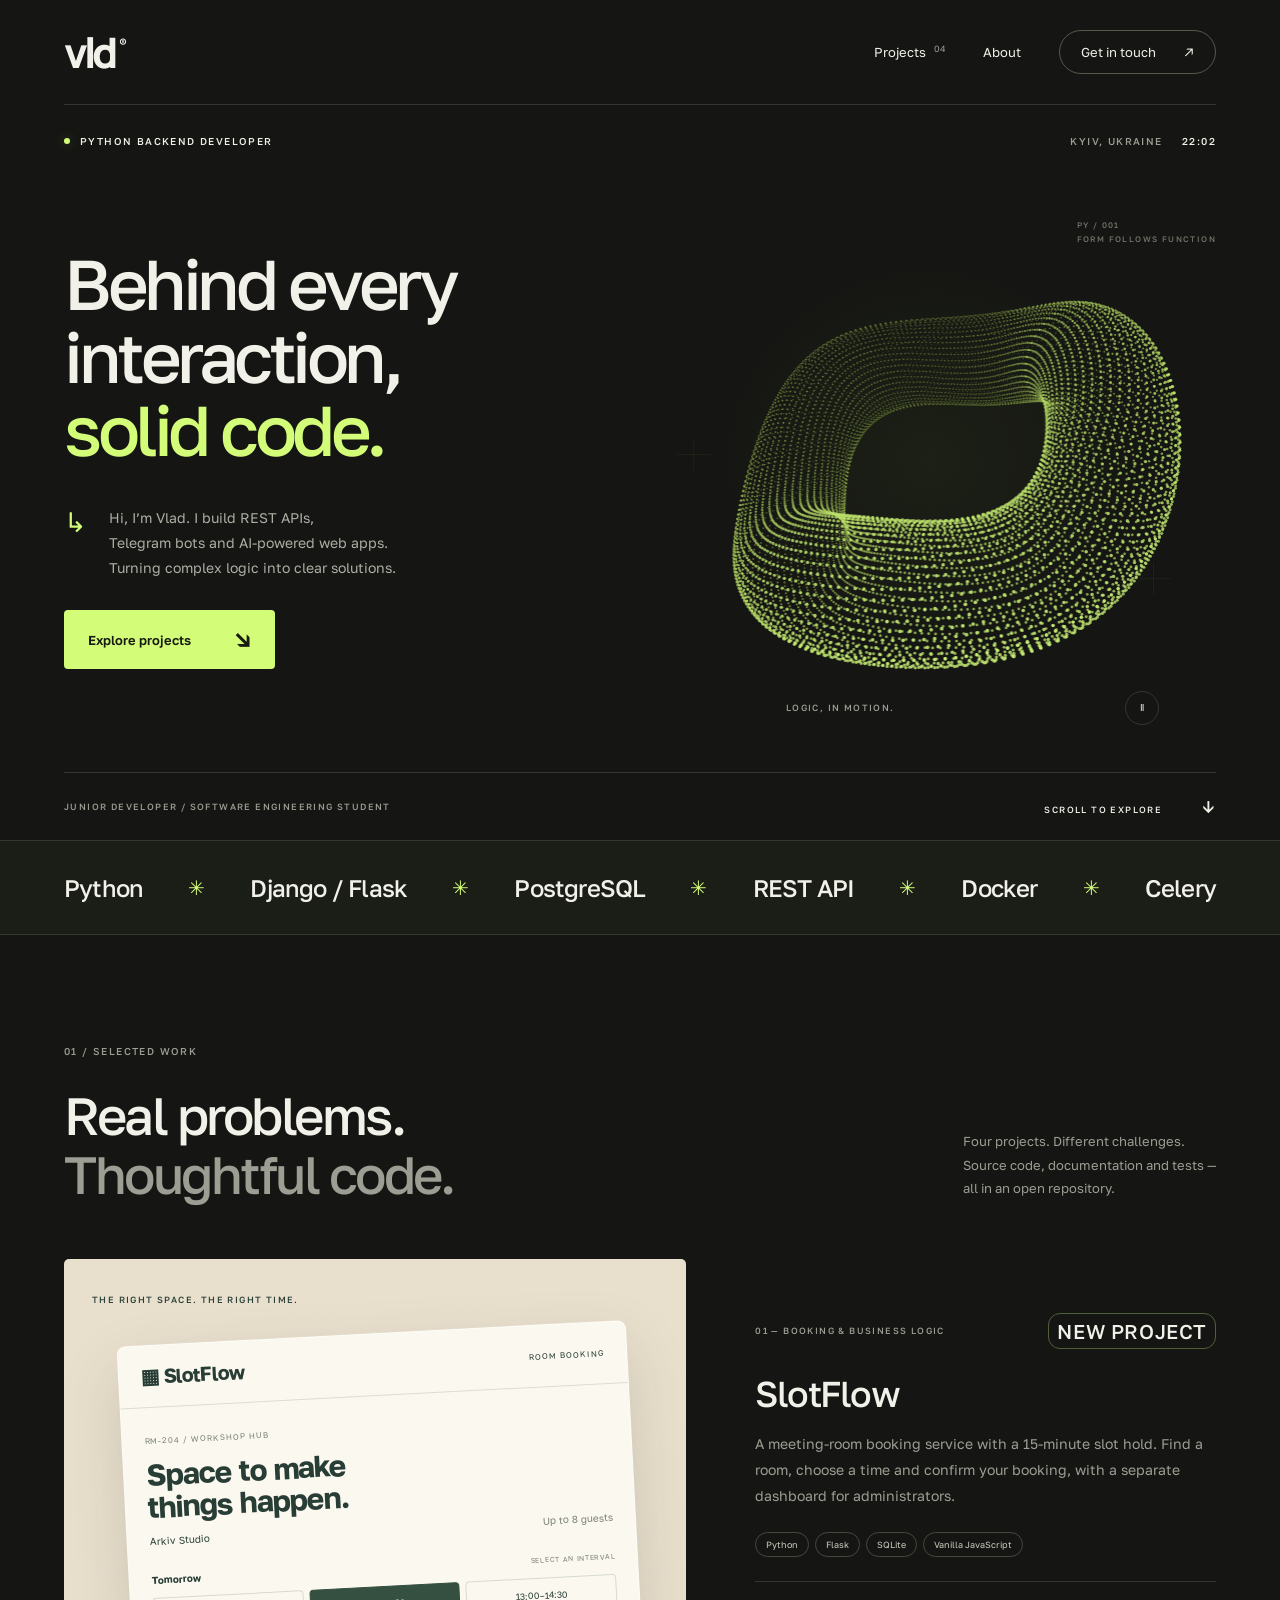
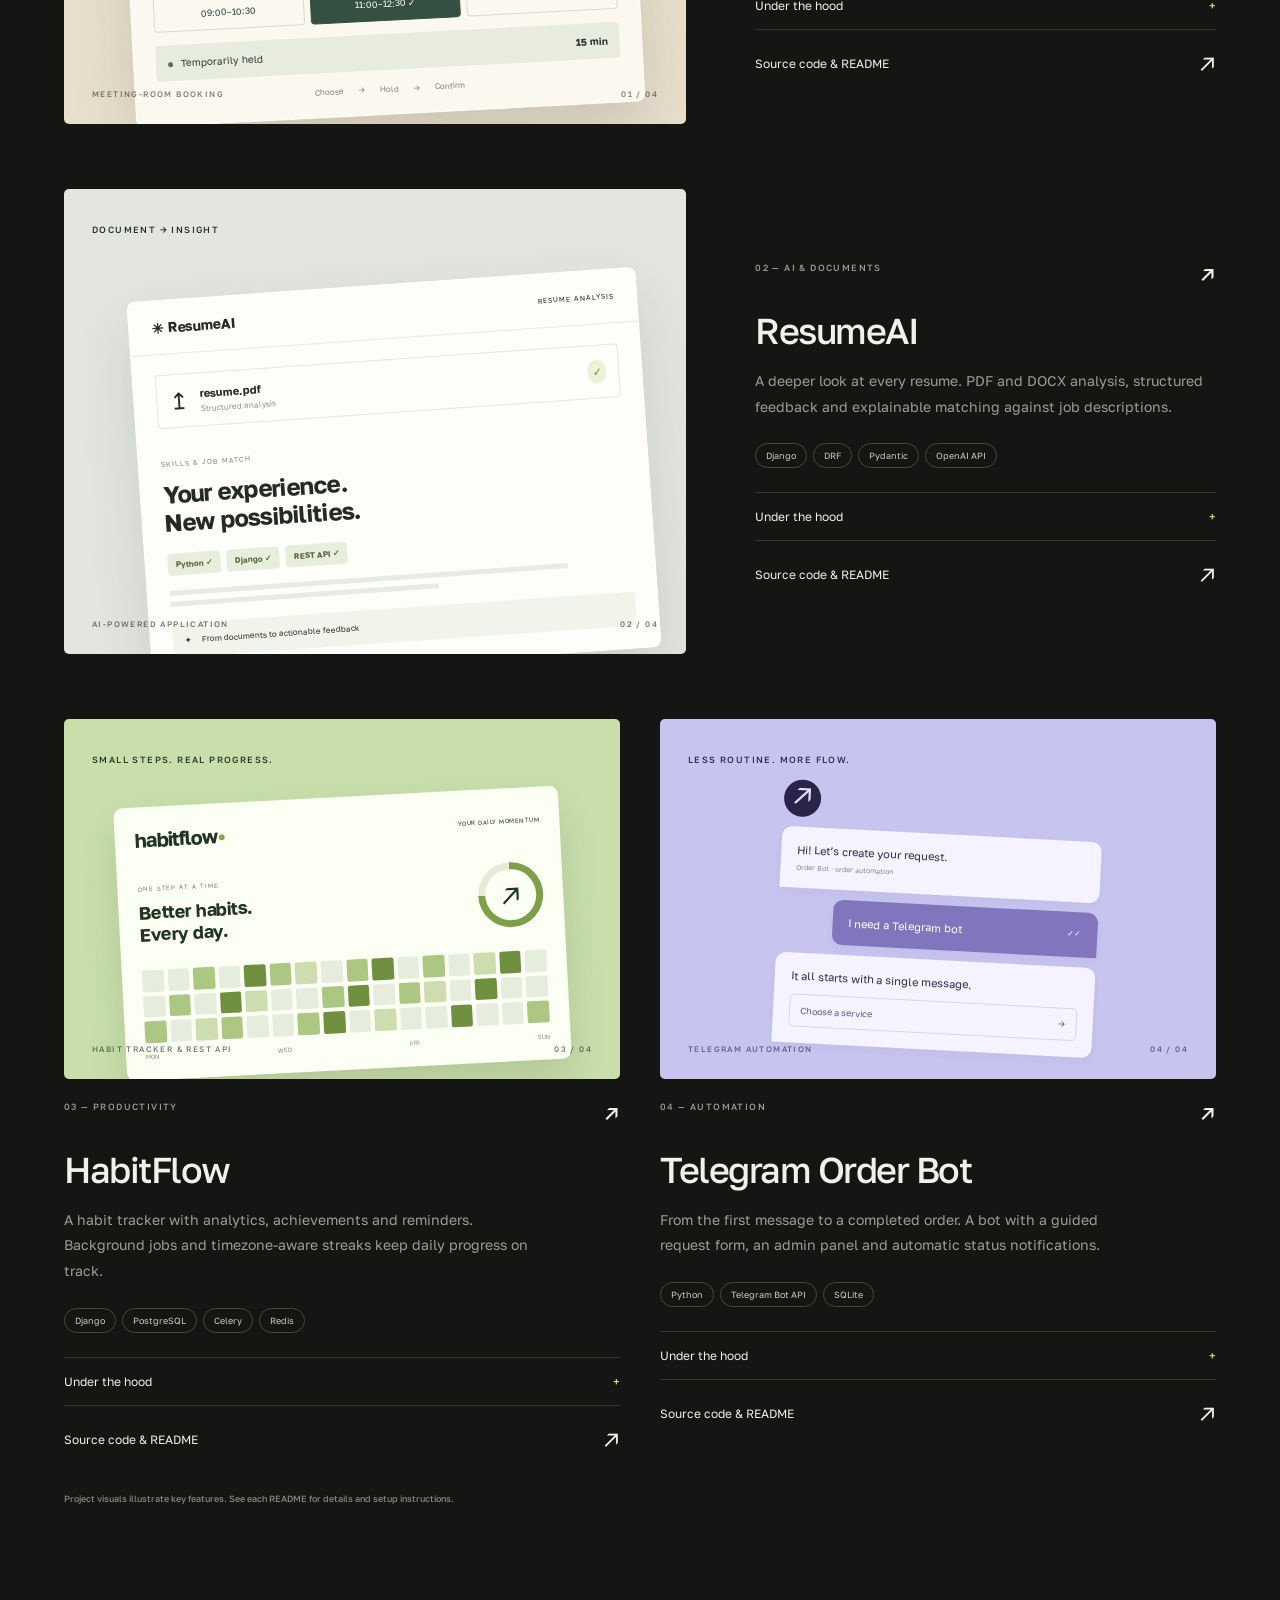
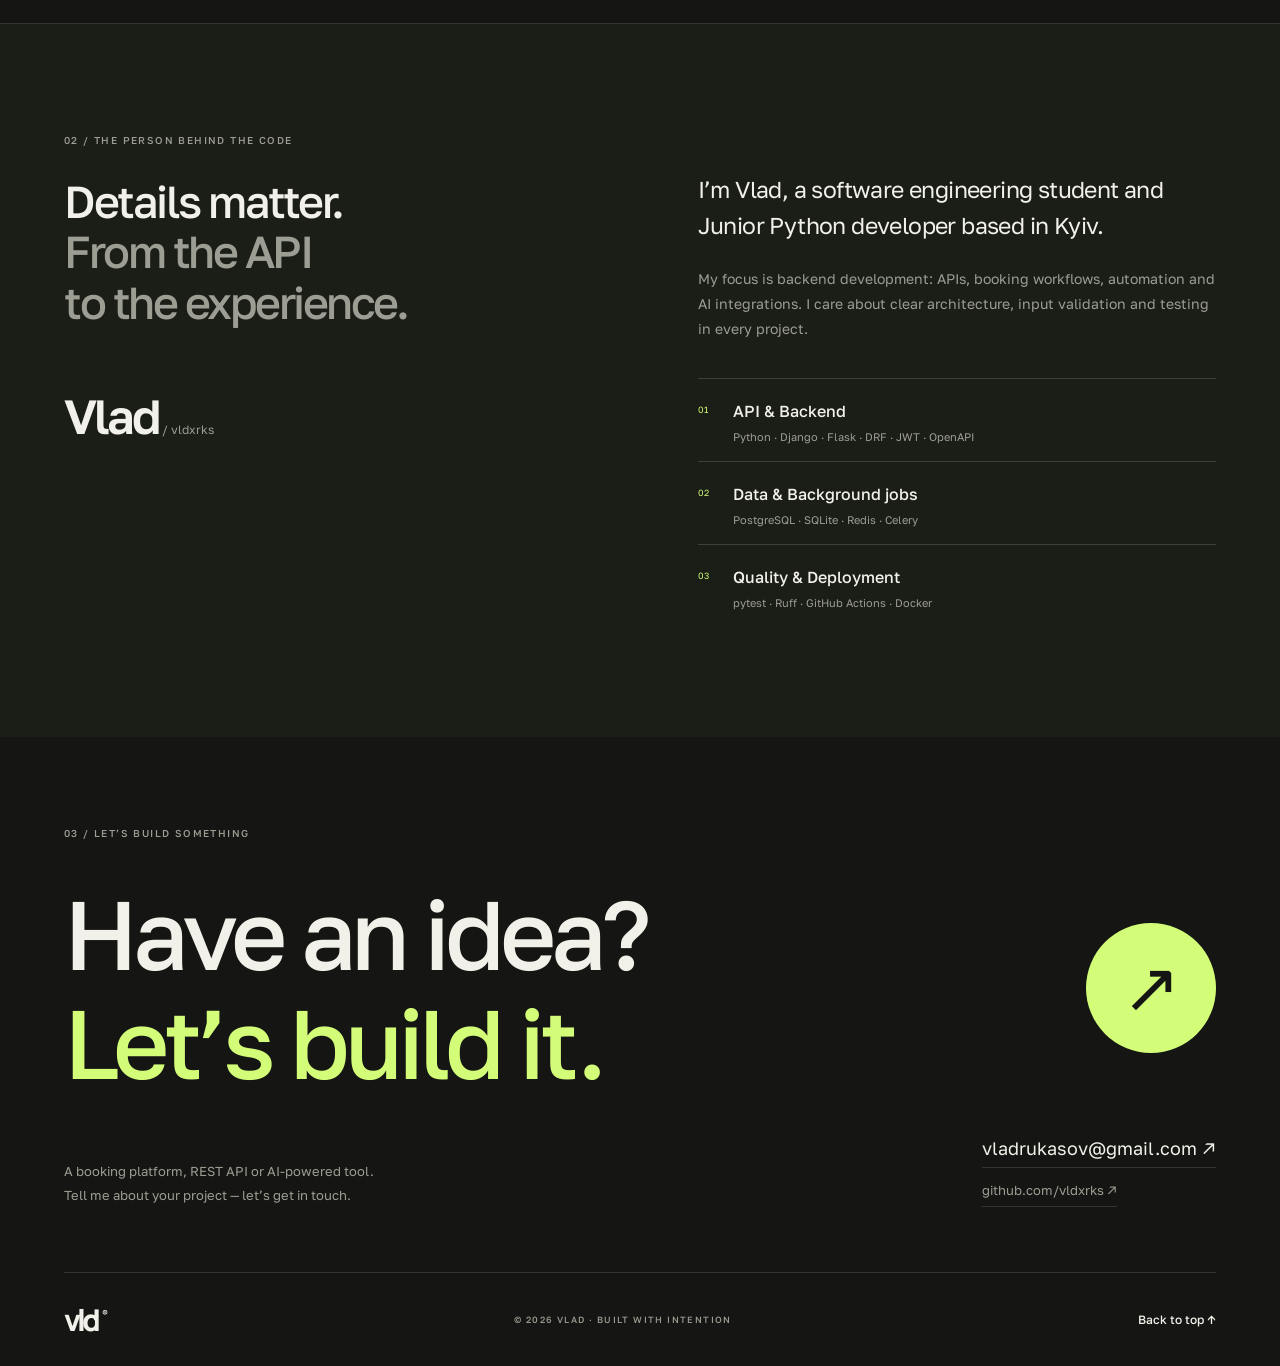
<file: index.html>
<!doctype html>
<html lang="en">
<head><meta charset="utf-8"><meta name="viewport" content="width=device-width,initial-scale=1"><meta name="theme-color" content="#151613"><meta name="description" content="Vlad — Junior Python Backend Developer based in Kyiv. REST APIs, Telegram bots and AI-powered web apps. Explore SlotFlow, ResumeAI, HabitFlow and Telegram Order Bot."><title>Vlad — Python Backend Developer</title><link rel="icon" href="data:image/svg+xml,%3Csvg xmlns='http://www.w3.org/2000/svg' viewBox='0 0 100 100'%3E%3Crect width='100' height='100' rx='20' fill='%23ccff66'/%3E%3Ctext x='20' y='73' font-size='72' font-family='Arial' fill='%23151613'%3Ev%3C/text%3E%3C/svg%3E"><link rel="stylesheet" href="style.css"></head>
<body><a class="skip" href="#projects">Skip to projects</a><header class="header"><a class="logo" href="#top" aria-label="Vlad, back to top">vld<span>®</span></a><nav aria-label="Main navigation"><a href="#projects">Projects <sup>04</sup></a><a href="#about">About</a><a href="#contact" class="nav-contact">Get in touch <span>↗</span></a></nav></header>
<main><section class="hero" id="top"><div class="hero-top"><span class="eyebrow"><i></i> PYTHON BACKEND DEVELOPER</span><span class="location">KYIV, UKRAINE <span id="clock"></span></span></div><div class="hero-body"><div class="hero-copy"><h1>Behind every<br>interaction,<br><em>solid code.</em></h1><div class="intro"><span class="intro-mark">↳</span><p>Hi, I’m Vlad. I build REST APIs,<br class="desktop"> Telegram bots and AI-powered web apps.<br class="desktop"> Turning complex logic into clear solutions.</p></div><a class="primary" href="#projects">Explore projects <span>↘</span></a></div><div class="art"><canvas id="sculpture" aria-label="Interactive three-dimensional particle sculpture" role="img"></canvas><div class="art-caption"><span>LOGIC, IN MOTION.</span><button id="motion" aria-pressed="false" aria-label="Pause animation">Ⅱ</button></div><span class="art-coordinate">PY / 001<br>FORM FOLLOWS FUNCTION</span></div></div><div class="hero-bottom"><span>JUNIOR DEVELOPER / SOFTWARE ENGINEERING STUDENT</span><a href="#projects">SCROLL TO EXPLORE <span>↓</span></a></div></section>
<div class="tech-strip" aria-label="Core technologies"><span>Python</span><b>✳</b><span>Django / Flask</span><b>✳</b><span>PostgreSQL</span><b>✳</b><span>REST API</span><b>✳</b><span>Docker</span><b>✳</b><span>Celery</span></div>
<section id="projects" class="projects section"><div class="section-heading"><div><span class="eyebrow">01 / SELECTED WORK</span><h2>Real problems.<br><span class="muted">Thoughtful code.</span></h2></div><p>Four projects. Different challenges.<br>Source code, documentation and tests —<br>all in an open repository.</p></div>
<article class="project featured slotflow-project" id="slotflow"><div class="project-art slotflow-art" aria-label="Illustrative SlotFlow booking interface"><span class="visual-label">THE RIGHT SPACE. THE RIGHT TIME.</span><div class="slotflow-window"><div class="slotflow-top"><b>▦ SlotFlow</b><span>ROOM BOOKING</span></div><div class="slotflow-room"><span>RM-204 / WORKSHOP HUB</span><h3>Space to make<br>things happen.</h3><p>Arkiv Studio <span>Up to 8 guests</span></p></div><div class="slotflow-schedule"><div class="slotflow-day"><b>Tomorrow</b><span>SELECT AN INTERVAL</span></div><div class="slotflow-times"><span>09:00–10:30</span><span class="selected">11:00–12:30 ✓</span><span>13:00–14:30</span></div><div class="slotflow-hold"><span><i></i> Temporarily held</span><b>15 min</b></div><div class="slotflow-flow"><span>Choose</span><b>→</b><span>Hold</span><b>→</b><span>Confirm</span></div></div></div><span class="visual-foot">MEETING-ROOM BOOKING <span>01 / 04</span></span></div><div class="project-info"><div class="project-overline"><span>01 — BOOKING & BUSINESS LOGIC</span><span class="new-project">NEW PROJECT</span></div><h3>SlotFlow</h3><p>A meeting-room booking service with a 15-minute slot hold. Find a room, choose a time and confirm your booking, with a separate dashboard for administrators.</p><ul class="tags"><li>Python</li><li>Flask</li><li>SQLite</li><li>Vanilla JavaScript</li></ul><details><summary>Under the hood <span>+</span></summary><p>A partial unique database index prevents duplicate active bookings for the same room, date and fixed slot. Expired holds are released during booking and availability requests. Includes session authentication, owner checks, admin-only endpoints and smoke tests for the main booking flow.</p><p>Built as a focused prototype with fixed time slots. Pricing is calculated per booking; payments and email notifications are not implemented.</p></details><a class="text-link" href="https://github.com/vldxrks/portfolio/tree/main/slotflow" target="_blank" rel="noopener noreferrer">Source code & README <span>↗</span></a></div></article>
<article class="project featured"><div class="project-art resume-art" aria-label="Illustrative resume analysis interface"><span class="visual-label">DOCUMENT → INSIGHT</span><div class="resume-window"><div class="window-head"><b>✳ ResumeAI</b><span>RESUME ANALYSIS</span></div><div class="file-line"><span class="file-icon">↥</span><div><b>resume.pdf</b><small>Structured analysis</small></div><span class="check">✓</span></div><div class="analysis-content"><span>SKILLS & JOB MATCH</span><h3>Your experience.<br>New possibilities.</h3><div class="skill-chips"><b>Python ✓</b><b>Django ✓</b><b>REST API ✓</b></div><div class="fake-line"></div><div class="fake-line short"></div><div class="analysis-note"><span>✦</span> From documents to actionable feedback</div></div></div><span class="visual-foot">AI-POWERED APPLICATION <span>02 / 04</span></span></div><div class="project-info"><div class="project-overline"><span>02 — AI & DOCUMENTS</span><span>↗</span></div><h3>ResumeAI</h3><p>A deeper look at every resume. PDF and DOCX analysis, structured feedback and explainable matching against job descriptions.</p><ul class="tags"><li>Django</li><li>DRF</li><li>Pydantic</li><li>OpenAI API</li></ul><details><summary>Under the hood <span>+</span></summary><p>Private file storage, Pydantic validation of AI responses and interchangeable analysis providers. Skill matching runs in Python. Includes a JWT-secured API, analysis history and JSON export.</p></details><a class="text-link" href="https://github.com/vldxrks/portfolio/tree/main/resumeai" target="_blank" rel="noopener noreferrer">Source code & README <span>↗</span></a></div></article>
<div class="project-grid"><article class="project"><div class="project-art habit-art"><span class="visual-label">SMALL STEPS. REAL PROGRESS.</span><div class="habit-demo"><div class="habit-title"><b>habitflow<span>•</span></b><span>YOUR DAILY MOMENTUM</span></div><div class="habit-main"><div><small>ONE STEP AT A TIME</small><h3>Better habits.<br>Every day.</h3></div><div class="progress-ring"><span>↗</span></div></div><div class="heatmap" id="heatmap" aria-hidden="true"></div><div class="habit-footer"><span>MON</span><span>WED</span><span>FRI</span><span>SUN</span></div></div><span class="visual-foot">HABIT TRACKER & REST API <span>03 / 04</span></span></div><div class="project-info"><div class="project-overline"><span>03 — PRODUCTIVITY</span><span>↗</span></div><h3>HabitFlow</h3><p>A habit tracker with analytics, achievements and reminders. Background jobs and timezone-aware streaks keep daily progress on track.</p><ul class="tags"><li>Django</li><li>PostgreSQL</li><li>Celery</li><li>Redis</li></ul><details><summary>Under the hood <span>+</span></summary><p>A modular monolith with business logic in the service layer. JWT authentication, a REST API, Celery reminders, Docker Compose and CI with GitHub Actions.</p></details><a class="text-link" href="https://github.com/vldxrks/portfolio/tree/main/habitflow-v5" target="_blank" rel="noopener noreferrer">Source code & README <span>↗</span></a></div></article>
<article class="project"><div class="project-art bot-art"><span class="visual-label">LESS ROUTINE. MORE FLOW.</span><div class="bot-demo"><div class="bot-avatar">↗</div><div class="chat-bubble">Hi! Let’s create your request.<small>Order Bot · order automation</small></div><div class="chat-bubble right">I need a Telegram bot <span>✓✓</span></div><div class="chat-bubble">It all starts with a single message.<div class="chat-button">Choose a service <span>→</span></div></div></div><span class="visual-foot">TELEGRAM AUTOMATION <span>04 / 04</span></span></div><div class="project-info"><div class="project-overline"><span>04 — AUTOMATION</span><span>↗</span></div><h3>Telegram Order Bot</h3><p>From the first message to a completed order. A bot with a guided request form, an admin panel and automatic status notifications.</p><ul class="tags"><li>Python</li><li>Telegram Bot API</li><li>SQLite</li></ul><details><summary>Under the hood <span>+</span></summary><p>Inline keyboards, order filtering, multiple administrators, CSV export and spam protection. The data layer is covered by pytest tests.</p></details><a class="text-link" href="https://github.com/vldxrks/portfolio/tree/main/03-telegram-order-bot-pro" target="_blank" rel="noopener noreferrer">Source code & README <span>↗</span></a></div></article></div><p class="mockup-note">Project visuals illustrate key features. See each README for details and setup instructions.</p></section>
<section class="about section" id="about"><div class="about-title"><span class="eyebrow">02 / THE PERSON BEHIND THE CODE</span><h2>Details matter.<br><span>From the API<br>to the experience.</span></h2><div class="signature">Vlad<span> / vldxrks</span></div></div><div class="about-copy"><p class="lead">I’m Vlad, a software engineering student and Junior Python developer based in Kyiv.</p><p>My focus is backend development: APIs, booking workflows, automation and AI integrations. I care about clear architecture, input validation and testing in every project.</p><div class="expertise"><div><span>01</span><h3>API & Backend</h3><p>Python · Django · Flask · DRF · JWT · OpenAPI</p></div><div><span>02</span><h3>Data & Background jobs</h3><p>PostgreSQL · SQLite · Redis · Celery</p></div><div><span>03</span><h3>Quality & Deployment</h3><p>pytest · Ruff · GitHub Actions · Docker</p></div></div></div></section>
<section class="contact section" id="contact"><span class="eyebrow">03 / LET’S BUILD SOMETHING</span><div class="contact-main"><h2>Have an idea?<br><em>Let’s build it.</em></h2><a class="contact-circle" href="mailto:vladrukasov@gmail.com" aria-label="Email Vlad at vladrukasov@gmail.com">↗</a></div><div class="contact-bottom"><p>A booking platform, REST API or AI-powered tool.<br>Tell me about your project — let’s get in touch.</p><div style="display:flex;flex-direction:column;align-items:flex-start;gap:14px;max-width:100%"><a href="mailto:vladrukasov@gmail.com" style="overflow-wrap:anywhere">vladrukasov@gmail.com ↗</a><a href="https://github.com/vldxrks" target="_blank" rel="noopener noreferrer" style="font-size:13px;color:var(--muted)">github.com/vldxrks ↗</a></div></div></section></main>
<footer><a class="logo" href="#top">vld<span>®</span></a><span>© <span id="year">2026</span> VLAD · BUILT WITH INTENTION</span><a href="#top">Back to top ↑</a></footer><script src="app.js"></script></body></html>
</file>
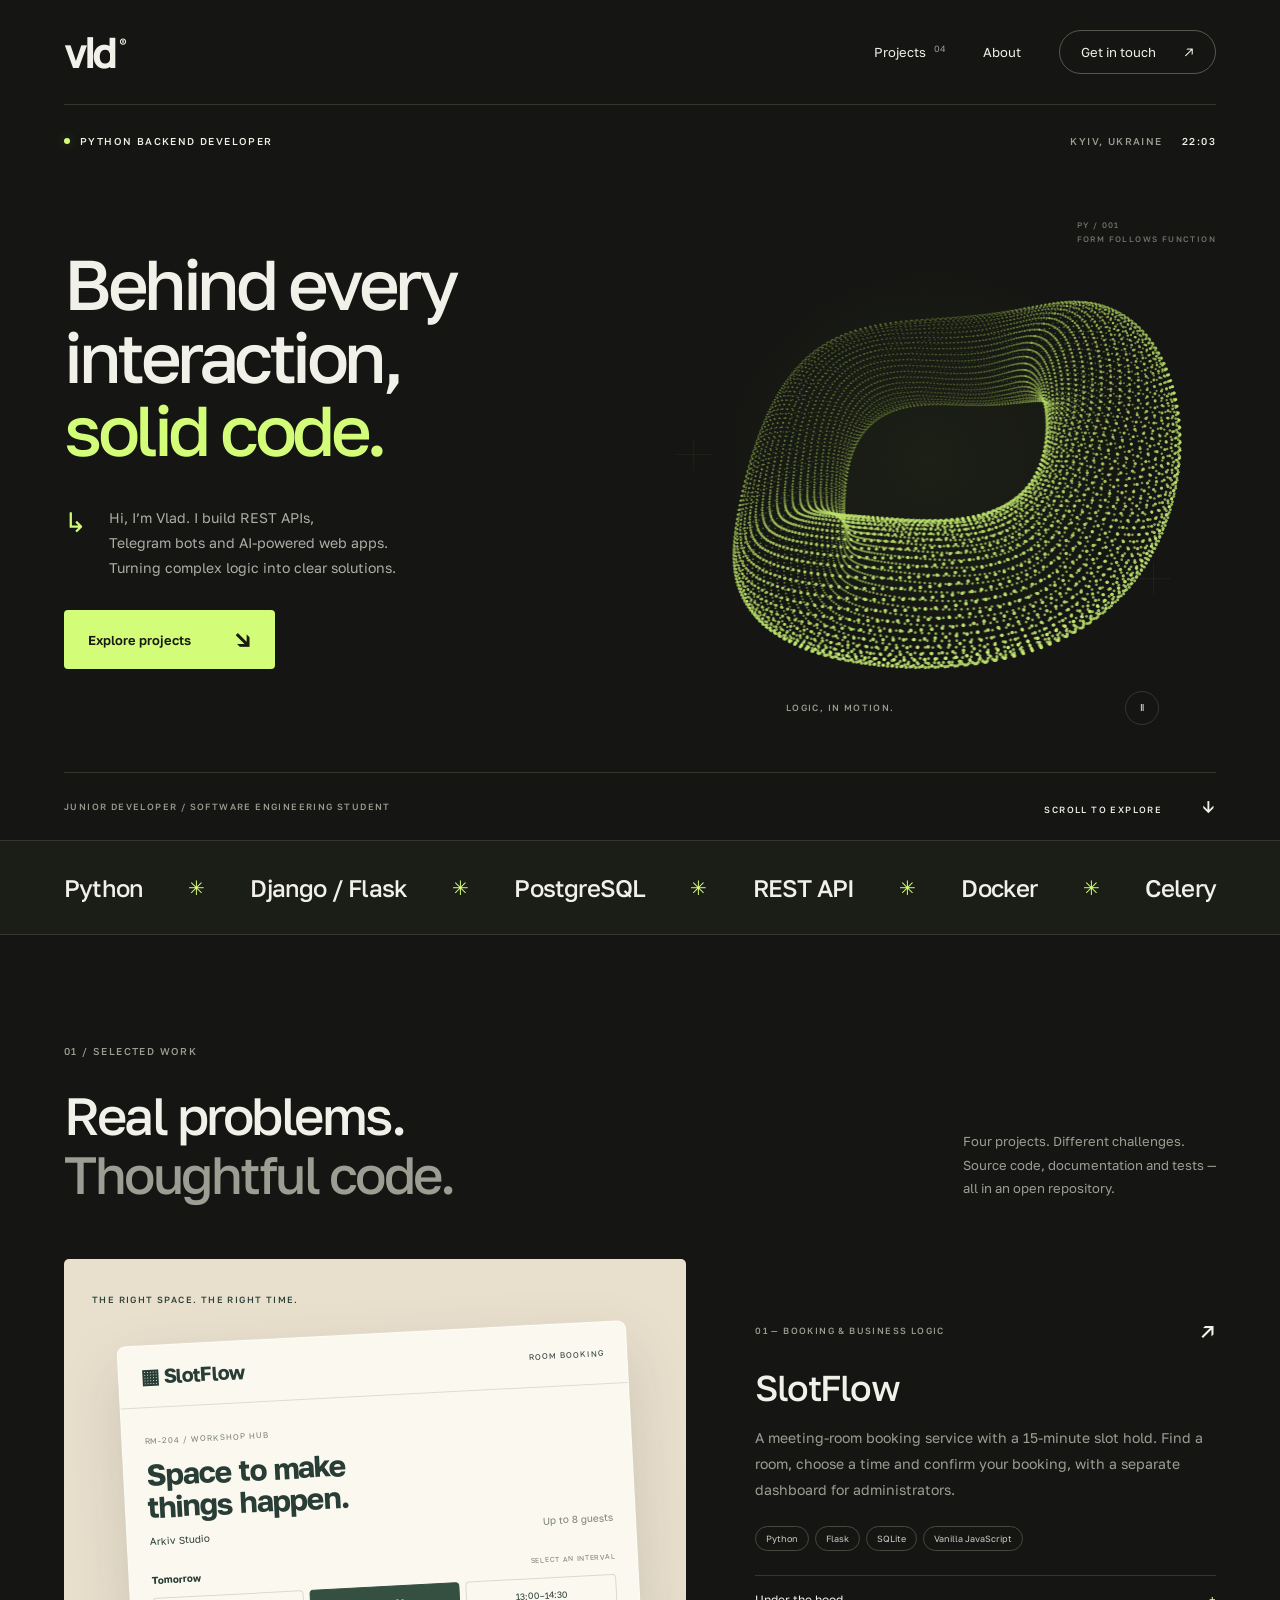
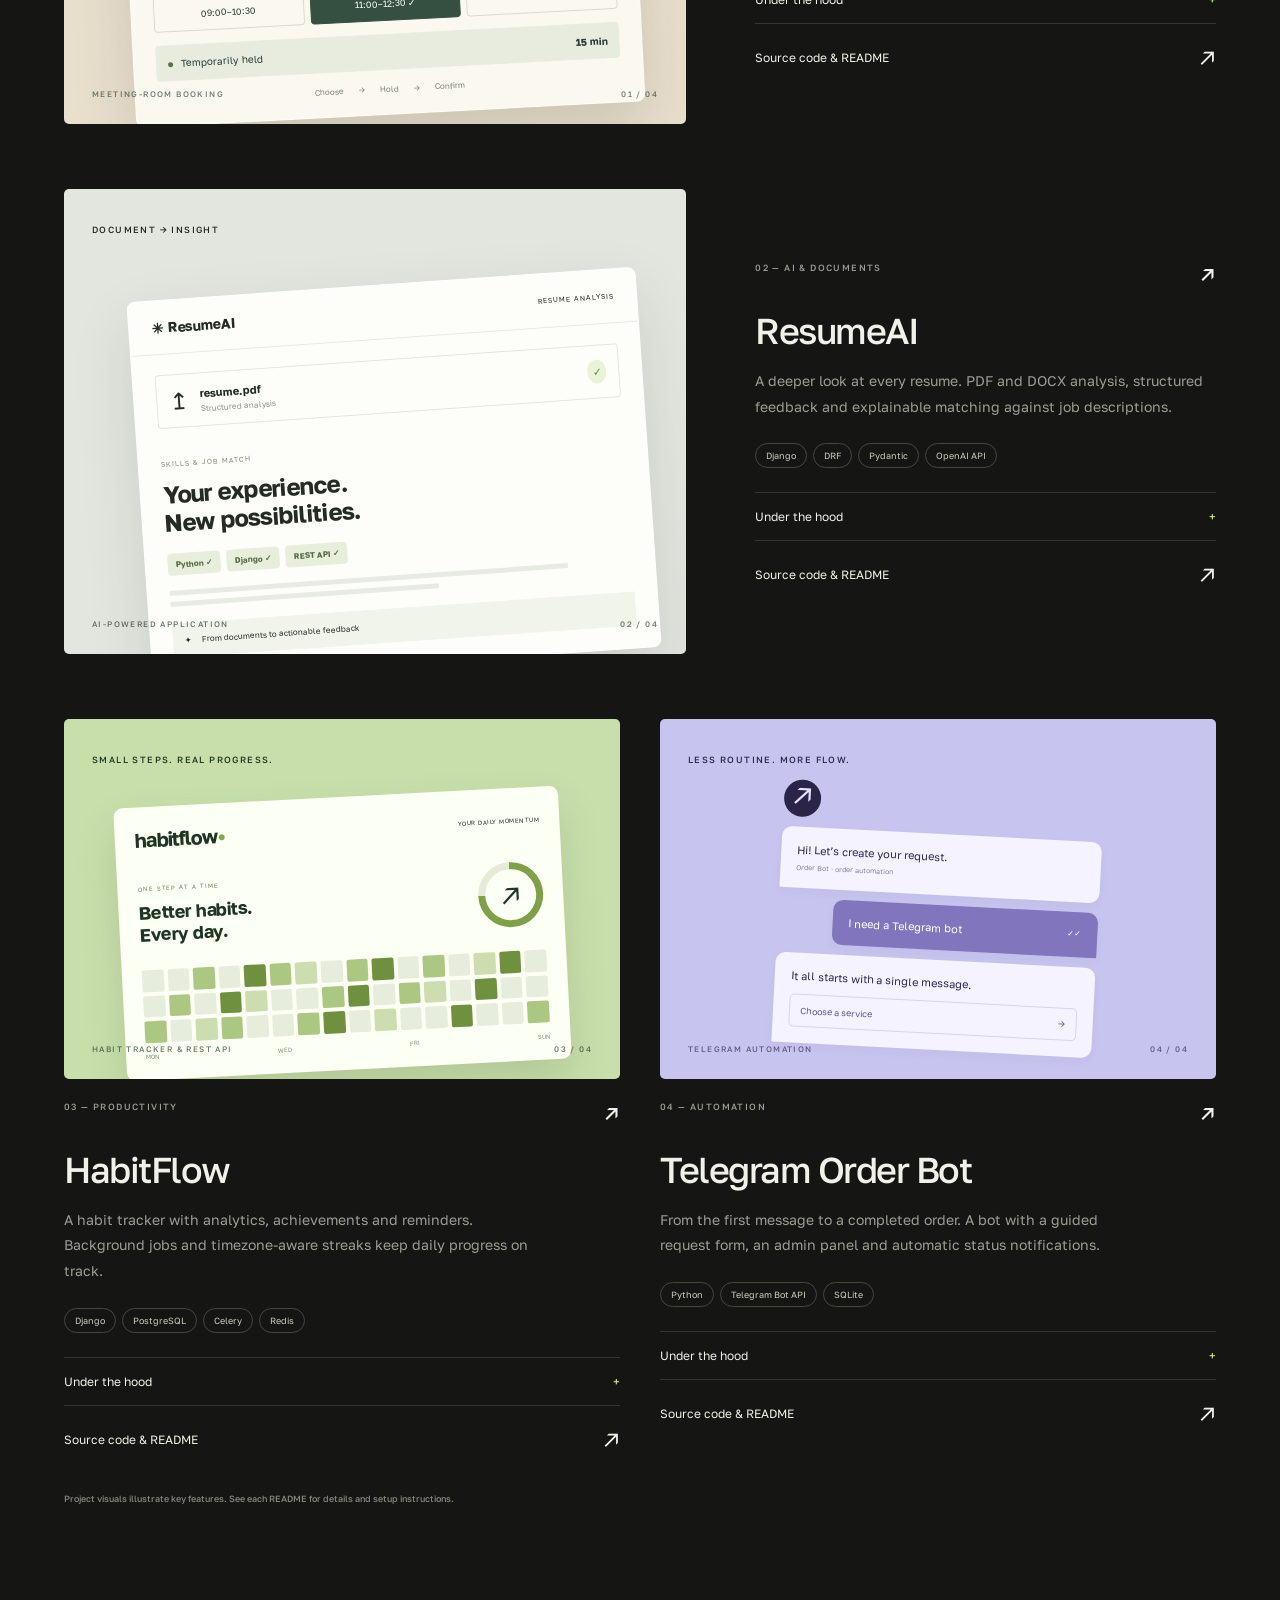
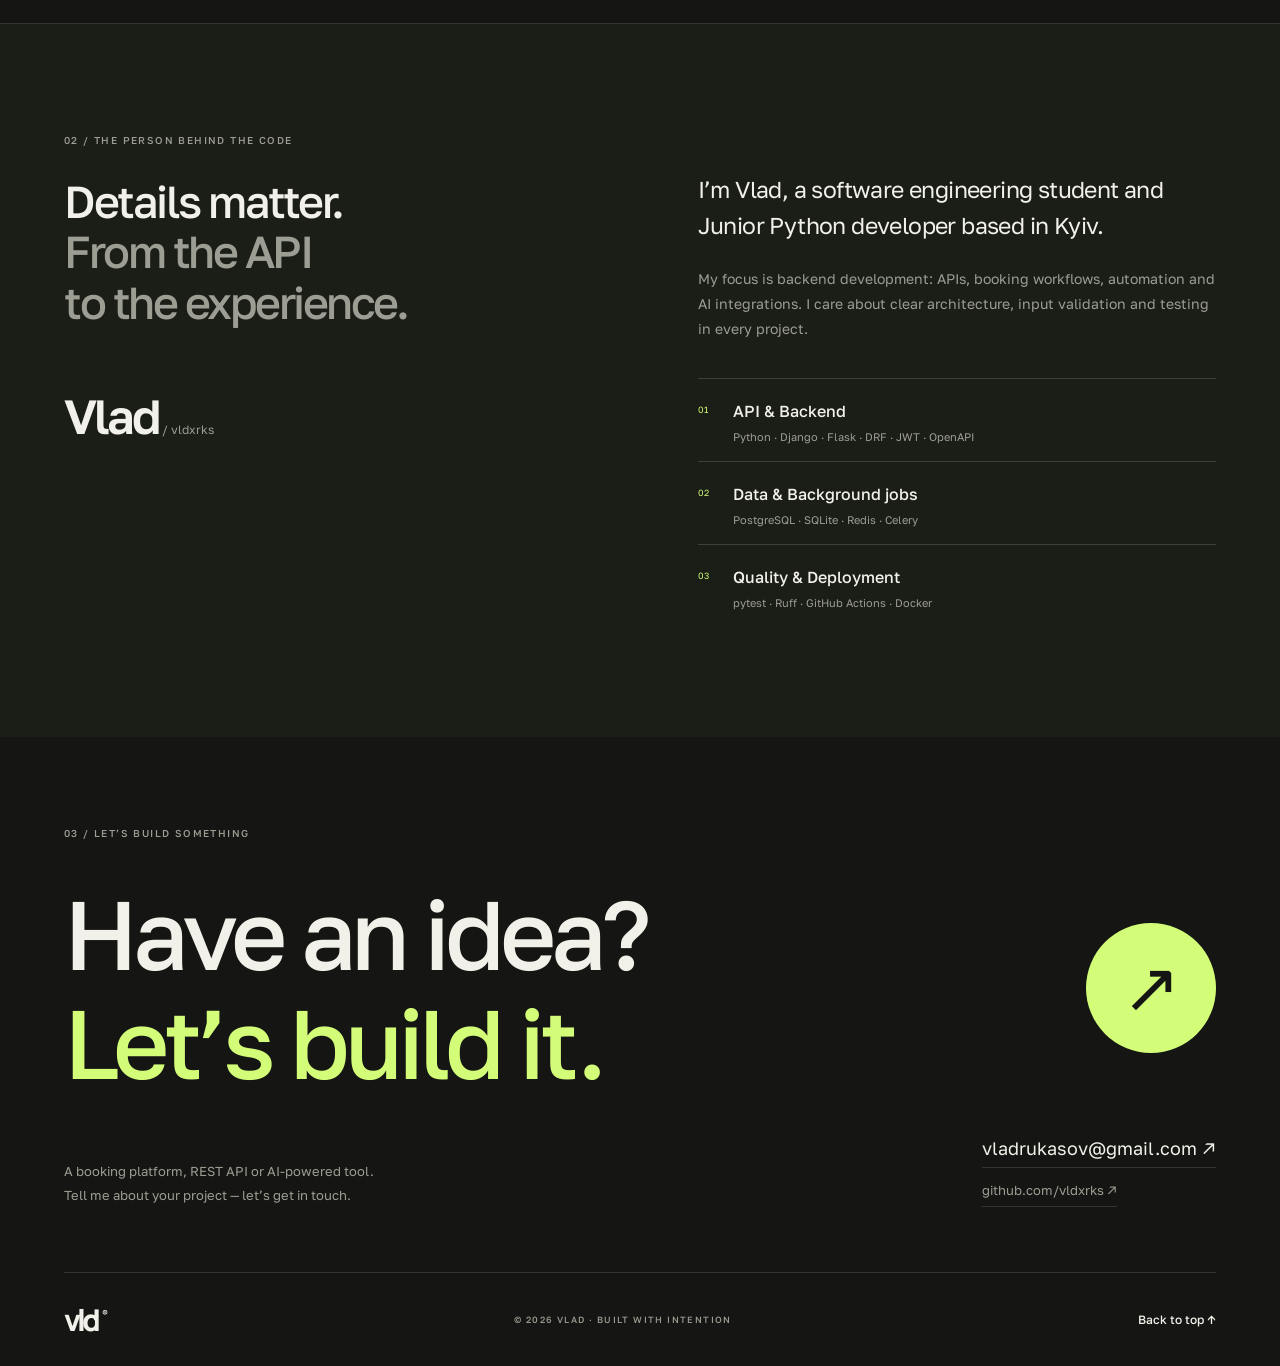
<file: index (1).html>
<!doctype html>
<html lang="en">
<head><meta charset="utf-8"><meta name="viewport" content="width=device-width,initial-scale=1"><meta name="theme-color" content="#151613"><meta name="description" content="Vlad — Junior Python Backend Developer based in Kyiv. REST APIs, Telegram bots and AI-powered web apps. Explore SlotFlow, ResumeAI, HabitFlow and Telegram Order Bot."><title>Vlad — Python Backend Developer</title><link rel="icon" href="data:image/svg+xml,%3Csvg xmlns='http://www.w3.org/2000/svg' viewBox='0 0 100 100'%3E%3Crect width='100' height='100' rx='20' fill='%23ccff66'/%3E%3Ctext x='20' y='73' font-size='72' font-family='Arial' fill='%23151613'%3Ev%3C/text%3E%3C/svg%3E"><link rel="stylesheet" href="style.css?v=20261011-slotflow-fix"><style id="slotflow-card-styles">
/* SlotFlow project illustration */
.slotflow-art{background:#e9dfcd;color:#273d35}.slotflow-window{position:absolute;left:10%;top:74px;width:82%;background:#fbf8ef;border:1px solid #fff8;border-radius:9px;box-shadow:0 26px 60px #3b43382b;transform:rotate(-3deg);transition:transform .6s}.slotflow-art:hover .slotflow-window{transform:rotate(0) translateY(-4px)}.slotflow-top{display:flex;align-items:center;justify-content:space-between;padding:18px 22px;border-bottom:1px solid #dcded2}.slotflow-top>b{font-size:20px;letter-spacing:-.8px}.slotflow-top>span,.slotflow-room>span{font-size:8px;letter-spacing:1px}.slotflow-room{padding:20px 22px 12px}.slotflow-room>span{color:#7b8373}.slotflow-room h3{font-size:30px;line-height:1.05;letter-spacing:-1px;margin:12px 0}.slotflow-room p{display:flex;justify-content:space-between;font-size:10px;margin:12px 0 0}.slotflow-room p span{color:#7b8373}.slotflow-schedule{padding:15px 22px 20px}.slotflow-day{display:flex;justify-content:space-between;align-items:center;margin-bottom:12px;font-size:10px}.slotflow-day>span{font-size:7px;letter-spacing:.7px;color:#7b8373}.slotflow-times{display:grid;grid-template-columns:repeat(3,minmax(0,1fr));gap:6px}.slotflow-times>span{text-align:center;border:1px solid #d6dccd;padding:11px 2px;border-radius:4px;font-size:9px;white-space:nowrap}.slotflow-times .selected{background:#354f40;border-color:#354f40;color:#fff}.slotflow-hold{display:flex;justify-content:space-between;align-items:center;margin-top:13px;padding:12px;background:#e8ecdf;font-size:10px;border-radius:4px}.slotflow-hold i{display:inline-block;width:5px;height:5px;border-radius:50%;background:#58704a;margin-right:5px}.slotflow-flow{display:flex;gap:15px;justify-content:center;align-items:center;font-size:8px;color:#7b8373;margin-top:14px}.slotflow-flow b{font-weight:400}.project-overline>.new-project{font-size:8px;color:var(--lime);border:1px solid #52603a;border-radius:12px;padding:5px 8px;letter-spacing:.6px}.slotflow-project .project-overline{align-items:center}@media(max-width:1000px){.slotflow-window{top:57px;left:7%;width:89%}.slotflow-room h3{font-size:26px}.slotflow-top,.slotflow-room,.slotflow-schedule{padding-left:16px;padding-right:16px}.slotflow-times>span{font-size:8px;padding:10px 1px}}@media(max-width:700px){.slotflow-window{top:55px;left:8%;width:84%}.slotflow-room h3{font-size:26px}.slotflow-top{padding-top:14px;padding-bottom:14px}.slotflow-room{padding-top:14px}.slotflow-schedule{padding-top:12px;padding-bottom:16px}.slotflow-times>span{font-size:8px}.slotflow-room p{font-size:9px}.slotflow-flow{margin-top:11px}}

</style></head>
<body><a class="skip" href="#projects">Skip to projects</a><header class="header"><a class="logo" href="#top" aria-label="Vlad, back to top">vld<span>®</span></a><nav aria-label="Main navigation"><a href="#projects">Projects <sup>04</sup></a><a href="#about">About</a><a href="#contact" class="nav-contact">Get in touch <span>↗</span></a></nav></header>
<main><section class="hero" id="top"><div class="hero-top"><span class="eyebrow"><i></i> PYTHON BACKEND DEVELOPER</span><span class="location">KYIV, UKRAINE <span id="clock"></span></span></div><div class="hero-body"><div class="hero-copy"><h1>Behind every<br>interaction,<br><em>solid code.</em></h1><div class="intro"><span class="intro-mark">↳</span><p>Hi, I’m Vlad. I build REST APIs,<br class="desktop"> Telegram bots and AI-powered web apps.<br class="desktop"> Turning complex logic into clear solutions.</p></div><a class="primary" href="#projects">Explore projects <span>↘</span></a></div><div class="art"><canvas id="sculpture" aria-label="Interactive three-dimensional particle sculpture" role="img"></canvas><div class="art-caption"><span>LOGIC, IN MOTION.</span><button id="motion" aria-pressed="false" aria-label="Pause animation">Ⅱ</button></div><span class="art-coordinate">PY / 001<br>FORM FOLLOWS FUNCTION</span></div></div><div class="hero-bottom"><span>JUNIOR DEVELOPER / SOFTWARE ENGINEERING STUDENT</span><a href="#projects">SCROLL TO EXPLORE <span>↓</span></a></div></section>
<div class="tech-strip" aria-label="Core technologies"><span>Python</span><b>✳</b><span>Django / Flask</span><b>✳</b><span>PostgreSQL</span><b>✳</b><span>REST API</span><b>✳</b><span>Docker</span><b>✳</b><span>Celery</span></div>
<section id="projects" class="projects section"><div class="section-heading"><div><span class="eyebrow">01 / SELECTED WORK</span><h2>Real problems.<br><span class="muted">Thoughtful code.</span></h2></div><p>Four projects. Different challenges.<br>Source code, documentation and tests —<br>all in an open repository.</p></div>
<article class="project featured slotflow-project" id="slotflow"><div class="project-art slotflow-art" aria-label="Illustrative SlotFlow booking interface"><span class="visual-label">THE RIGHT SPACE. THE RIGHT TIME.</span><div class="slotflow-window"><div class="slotflow-top"><b>▦ SlotFlow</b><span>ROOM BOOKING</span></div><div class="slotflow-room"><span>RM-204 / WORKSHOP HUB</span><h3>Space to make<br>things happen.</h3><p>Arkiv Studio <span>Up to 8 guests</span></p></div><div class="slotflow-schedule"><div class="slotflow-day"><b>Tomorrow</b><span>SELECT AN INTERVAL</span></div><div class="slotflow-times"><span>09:00–10:30</span><span class="selected">11:00–12:30 ✓</span><span>13:00–14:30</span></div><div class="slotflow-hold"><span><i></i> Temporarily held</span><b>15 min</b></div><div class="slotflow-flow"><span>Choose</span><b>→</b><span>Hold</span><b>→</b><span>Confirm</span></div></div></div><span class="visual-foot">MEETING-ROOM BOOKING <span>01 / 04</span></span></div><div class="project-info"><div class="project-overline"><span>01 — BOOKING & BUSINESS LOGIC</span><span>↗</span></div><h3>SlotFlow</h3><p>A meeting-room booking service with a 15-minute slot hold. Find a room, choose a time and confirm your booking, with a separate dashboard for administrators.</p><ul class="tags"><li>Python</li><li>Flask</li><li>SQLite</li><li>Vanilla JavaScript</li></ul><details><summary>Under the hood <span>+</span></summary><p>A partial unique database index prevents duplicate active bookings for the same room, date and fixed slot. Expired holds are released during booking and availability requests. Includes session authentication, owner checks, admin-only endpoints and smoke tests for the main booking flow.</p><p>Built as a focused prototype with fixed time slots. Pricing is calculated per booking; payments and email notifications are not implemented.</p></details><a class="text-link" href="https://github.com/vldxrks/portfolio/tree/main/slotflow" target="_blank" rel="noopener noreferrer">Source code & README <span>↗</span></a></div></article>
<article class="project featured"><div class="project-art resume-art" aria-label="Illustrative resume analysis interface"><span class="visual-label">DOCUMENT → INSIGHT</span><div class="resume-window"><div class="window-head"><b>✳ ResumeAI</b><span>RESUME ANALYSIS</span></div><div class="file-line"><span class="file-icon">↥</span><div><b>resume.pdf</b><small>Structured analysis</small></div><span class="check">✓</span></div><div class="analysis-content"><span>SKILLS & JOB MATCH</span><h3>Your experience.<br>New possibilities.</h3><div class="skill-chips"><b>Python ✓</b><b>Django ✓</b><b>REST API ✓</b></div><div class="fake-line"></div><div class="fake-line short"></div><div class="analysis-note"><span>✦</span> From documents to actionable feedback</div></div></div><span class="visual-foot">AI-POWERED APPLICATION <span>02 / 04</span></span></div><div class="project-info"><div class="project-overline"><span>02 — AI & DOCUMENTS</span><span>↗</span></div><h3>ResumeAI</h3><p>A deeper look at every resume. PDF and DOCX analysis, structured feedback and explainable matching against job descriptions.</p><ul class="tags"><li>Django</li><li>DRF</li><li>Pydantic</li><li>OpenAI API</li></ul><details><summary>Under the hood <span>+</span></summary><p>Private file storage, Pydantic validation of AI responses and interchangeable analysis providers. Skill matching runs in Python. Includes a JWT-secured API, analysis history and JSON export.</p></details><a class="text-link" href="https://github.com/vldxrks/portfolio/tree/main/resumeai" target="_blank" rel="noopener noreferrer">Source code & README <span>↗</span></a></div></article>
<div class="project-grid"><article class="project"><div class="project-art habit-art"><span class="visual-label">SMALL STEPS. REAL PROGRESS.</span><div class="habit-demo"><div class="habit-title"><b>habitflow<span>•</span></b><span>YOUR DAILY MOMENTUM</span></div><div class="habit-main"><div><small>ONE STEP AT A TIME</small><h3>Better habits.<br>Every day.</h3></div><div class="progress-ring"><span>↗</span></div></div><div class="heatmap" id="heatmap" aria-hidden="true"></div><div class="habit-footer"><span>MON</span><span>WED</span><span>FRI</span><span>SUN</span></div></div><span class="visual-foot">HABIT TRACKER & REST API <span>03 / 04</span></span></div><div class="project-info"><div class="project-overline"><span>03 — PRODUCTIVITY</span><span>↗</span></div><h3>HabitFlow</h3><p>A habit tracker with analytics, achievements and reminders. Background jobs and timezone-aware streaks keep daily progress on track.</p><ul class="tags"><li>Django</li><li>PostgreSQL</li><li>Celery</li><li>Redis</li></ul><details><summary>Under the hood <span>+</span></summary><p>A modular monolith with business logic in the service layer. JWT authentication, a REST API, Celery reminders, Docker Compose and CI with GitHub Actions.</p></details><a class="text-link" href="https://github.com/vldxrks/portfolio/tree/main/habitflow-v5" target="_blank" rel="noopener noreferrer">Source code & README <span>↗</span></a></div></article>
<article class="project"><div class="project-art bot-art"><span class="visual-label">LESS ROUTINE. MORE FLOW.</span><div class="bot-demo"><div class="bot-avatar">↗</div><div class="chat-bubble">Hi! Let’s create your request.<small>Order Bot · order automation</small></div><div class="chat-bubble right">I need a Telegram bot <span>✓✓</span></div><div class="chat-bubble">It all starts with a single message.<div class="chat-button">Choose a service <span>→</span></div></div></div><span class="visual-foot">TELEGRAM AUTOMATION <span>04 / 04</span></span></div><div class="project-info"><div class="project-overline"><span>04 — AUTOMATION</span><span>↗</span></div><h3>Telegram Order Bot</h3><p>From the first message to a completed order. A bot with a guided request form, an admin panel and automatic status notifications.</p><ul class="tags"><li>Python</li><li>Telegram Bot API</li><li>SQLite</li></ul><details><summary>Under the hood <span>+</span></summary><p>Inline keyboards, order filtering, multiple administrators, CSV export and spam protection. The data layer is covered by pytest tests.</p></details><a class="text-link" href="https://github.com/vldxrks/portfolio/tree/main/03-telegram-order-bot-pro" target="_blank" rel="noopener noreferrer">Source code & README <span>↗</span></a></div></article></div><p class="mockup-note">Project visuals illustrate key features. See each README for details and setup instructions.</p></section>
<section class="about section" id="about"><div class="about-title"><span class="eyebrow">02 / THE PERSON BEHIND THE CODE</span><h2>Details matter.<br><span>From the API<br>to the experience.</span></h2><div class="signature">Vlad<span> / vldxrks</span></div></div><div class="about-copy"><p class="lead">I’m Vlad, a software engineering student and Junior Python developer based in Kyiv.</p><p>My focus is backend development: APIs, booking workflows, automation and AI integrations. I care about clear architecture, input validation and testing in every project.</p><div class="expertise"><div><span>01</span><h3>API & Backend</h3><p>Python · Django · Flask · DRF · JWT · OpenAPI</p></div><div><span>02</span><h3>Data & Background jobs</h3><p>PostgreSQL · SQLite · Redis · Celery</p></div><div><span>03</span><h3>Quality & Deployment</h3><p>pytest · Ruff · GitHub Actions · Docker</p></div></div></div></section>
<section class="contact section" id="contact"><span class="eyebrow">03 / LET’S BUILD SOMETHING</span><div class="contact-main"><h2>Have an idea?<br><em>Let’s build it.</em></h2><a class="contact-circle" href="mailto:vladrukasov@gmail.com" aria-label="Email Vlad at vladrukasov@gmail.com">↗</a></div><div class="contact-bottom"><p>A booking platform, REST API or AI-powered tool.<br>Tell me about your project — let’s get in touch.</p><div style="display:flex;flex-direction:column;align-items:flex-start;gap:14px;max-width:100%"><a href="mailto:vladrukasov@gmail.com" style="overflow-wrap:anywhere">vladrukasov@gmail.com ↗</a><a href="https://github.com/vldxrks" target="_blank" rel="noopener noreferrer" style="font-size:13px;color:var(--muted)">github.com/vldxrks ↗</a></div></div></section></main>
<footer><a class="logo" href="#top">vld<span>®</span></a><span>© <span id="year">2026</span> VLAD · BUILT WITH INTENTION</span><a href="#top">Back to top ↑</a></footer><script src="app.js"></script></body></html>
</file>
<file: style.css>
@import url('https://fonts.googleapis.com/css2?family=Golos+Text:wght@400;450;500;600;700;800;900&family=Manrope:wght@400;500;600;700;800&display=swap');
:root{--bg:#151613;--ink:#f1f1e9;--muted:#9c9e93;--line:#35372f;--lime:#d3fd78}*{box-sizing:border-box}html{scroll-behavior:smooth;scroll-padding-top:32px}body{margin:0;background:var(--bg);color:var(--ink);font-family:'Golos Text',Arial,sans-serif;-webkit-font-smoothing:antialiased}::selection{background:var(--lime);color:var(--bg)}a{color:inherit;text-decoration:none}button{font:inherit}a:focus-visible,button:focus-visible,summary:focus-visible{outline:2px solid var(--lime);outline-offset:6px}.header{height:105px;margin:0 5%;display:flex;align-items:center;justify-content:space-between;border-bottom:1px solid var(--line)}.logo{font-family:Manrope,Arial,sans-serif;font-size:42px;font-weight:800;letter-spacing:-4px}.logo span{font-size:12px;letter-spacing:0;vertical-align:top;display:inline-block;padding:12px 0 0 5px}.header nav{display:flex;gap:38px;align-items:center;font-size:13px}.header nav a{transition:color .2s}.header nav a:hover{color:var(--lime)}sup{font-size:9px;color:var(--muted);margin-left:5px}.nav-contact{border:1px solid #55584d;border-radius:30px;padding:13px 21px}.nav-contact span{padding-left:25px}.hero{padding:30px 5% 0;overflow:hidden}.hero-top{display:flex;justify-content:space-between}.eyebrow,.location,.hero-bottom,.visual-label,.visual-foot,.project-overline,.art-caption,.art-coordinate,footer,.mockup-note{font-size:10px;letter-spacing:1.4px;font-weight:500}.eyebrow{display:flex;align-items:center;gap:10px}.eyebrow i{width:6px;height:6px;background:var(--lime);border-radius:100%;box-shadow:0 0 12px #d3fd7840}.location{color:var(--muted)}#clock{margin-left:15px;color:var(--ink)}.hero-body{position:relative;display:grid;grid-template-columns:1.2fr 1fr;min-height:625px;align-items:center}.hero-copy{z-index:2;padding:42px 0 45px}h1{font-size:clamp(52px,5.5vw,88px);letter-spacing:-4.5px;line-height:1.04;margin:0 0 30px;font-weight:500}em{font-style:normal;color:var(--lime)}.intro{display:flex;gap:22px}.intro-mark{font-size:27px;color:var(--lime);padding-top:9px}.intro p{color:#acaea4;font-size:14px;line-height:1.8;margin:8px 0 30px}.primary{display:inline-flex;align-items:center;gap:43px;background:var(--lime);color:#171b10;padding:18px 24px;border-radius:4px;font-size:13px;font-weight:600;transition:background .2s,transform .2s}.primary:hover{background:#e4ffa9;transform:translateY(-3px)}.primary span{font-size:23px;line-height:1}.art{height:540px;position:relative;margin-left:-50px}canvas{width:100%;height:100%;display:block;touch-action:pan-y}.art:before{content:'';position:absolute;inset:10%;background:radial-gradient(ellipse,#a8d9480d,transparent 65%);pointer-events:none}.art-caption{position:absolute;bottom:5px;left:25%;right:10%;display:flex;align-items:center;justify-content:space-between;color:var(--muted);font-size:9px}.art-caption button{color:var(--ink);background:transparent;border:1px solid var(--line);border-radius:50%;width:34px;height:34px;cursor:pointer}.art-coordinate{position:absolute;top:28px;right:0;font-size:8px;color:#72766a;line-height:1.8}.hero-bottom{display:flex;align-items:center;justify-content:space-between;border-top:1px solid var(--line);padding:23px 0;color:var(--muted);font-size:9px}.hero-bottom a{color:var(--ink)}.hero-bottom a span{margin-left:36px;font-size:17px}.tech-strip{display:flex;justify-content:space-between;align-items:center;padding:32px 5%;border-top:1px solid var(--line);border-bottom:1px solid var(--line);background:#1b1d17;gap:20px}.tech-strip span{font-size:24px;font-weight:500;letter-spacing:-.8px}.tech-strip b{font-size:20px;color:var(--lime);font-weight:400}.section{padding:110px 5%}.section-heading{display:flex;align-items:flex-end;justify-content:space-between;margin-bottom:54px}.section-heading .eyebrow,.about .eyebrow{color:var(--muted);margin-bottom:30px}h2{font-size:clamp(38px,4.1vw,64px);font-weight:500;letter-spacing:-2.5px;line-height:1.12;margin:0}.muted{color:var(--muted)}.section-heading>p{color:var(--muted);font-size:13px;line-height:1.8;margin:0 0 4px}.project-art{height:360px;position:relative;padding:28px;overflow:hidden;border-radius:5px}.featured{display:grid;grid-template-columns:1.35fr 1fr;gap:6%;margin-bottom:65px}.featured .project-art{height:465px}.resume-art{background:#e3e6df;color:#242b24}.visual-label{font-size:9px;position:relative;z-index:2}.visual-foot{position:absolute;bottom:25px;left:28px;right:28px;display:flex;justify-content:space-between;font-size:8px;opacity:.65}.resume-window{background:#fdfefa;width:82%;position:absolute;left:12%;top:95px;box-shadow:0 24px 60px #24362722;border:1px solid #fff;border-radius:8px;transform:rotate(-4deg);transition:transform .6s}.project-art:hover .resume-window{transform:rotate(0) translateY(-5px)}.window-head{display:flex;align-items:center;justify-content:space-between;padding:18px 22px;border-bottom:1px solid #e8eae5;font-size:14px}.window-head>span{font-size:7px;letter-spacing:1px}.file-line{margin:20px 22px 0;border:1px solid #e2e6dc;border-radius:4px;display:flex;gap:12px;align-items:center;padding:12px;font-size:11px}.file-line small{display:block;color:#8b9185;font-size:8px;margin-top:4px}.file-icon{font-size:23px}.check{margin-left:auto;border-radius:50%;background:#e9f3d6;padding:5px;color:#67883a}.analysis-content{padding:22px}.analysis-content>span{font-size:7px;color:#828b76;letter-spacing:1px}.analysis-content h3{font-size:24px;line-height:1.15;letter-spacing:-.7px;margin:10px 0 18px}.skill-chips{display:flex;gap:6px}.skill-chips b{font-size:8px;background:#e7eedc;padding:6px 8px;border-radius:4px;color:#566942}.fake-line{height:5px;background:#e8ebe3;width:86%;margin-top:15px}.fake-line.short{width:58%;margin-top:6px}.analysis-note{font-size:8px;background:#f1f4eb;padding:12px;margin-top:17px}.analysis-note span{margin-right:8px}.project-info{padding:16px 0 0;align-self:center}.project-overline{display:flex;justify-content:space-between;color:var(--muted);font-size:9px}.project-overline>span:last-child{font-size:20px;color:var(--ink)}.project-info h3{font-size:36px;letter-spacing:-1.5px;font-weight:500;margin:23px 0 16px}.project-info>p{font-size:14px;color:var(--muted);line-height:1.85;max-width:480px}.tags{display:flex;flex-wrap:wrap;gap:6px;padding:0;list-style:none;margin:24px 0}.tags li{border:1px solid #45483c;padding:6px 10px;border-radius:20px;font-size:9px;color:#cacdc0}.text-link{font-size:12px;padding:20px 0 8px;display:flex;justify-content:space-between;align-items:center}.text-link:hover{color:var(--lime)}.text-link span{font-size:22px}details{border-top:1px solid var(--line);border-bottom:1px solid var(--line);font-size:12px}summary{list-style:none;cursor:pointer;display:flex;justify-content:space-between;padding:16px 0}summary::-webkit-details-marker{display:none}summary span{color:var(--lime)}details[open] summary span{transform:rotate(45deg)}details p{color:var(--muted);line-height:1.8;margin:0 0 16px}.project-grid{display:grid;grid-template-columns:1fr 1fr;gap:40px}.project-grid .project-info{padding-top:22px}.habit-art{background:#c8dfac;color:#203622}.habit-demo{background:#fcfff4;position:absolute;top:78px;left:10%;width:80%;padding:20px;border-radius:9px;box-shadow:0 20px 40px #31441d25;transform:rotate(-3deg);transition:transform .6s}.project-art:hover .habit-demo{transform:rotate(0)}.habit-title{display:flex;justify-content:space-between;align-items:center}.habit-title b{font-size:20px;letter-spacing:-1px}.habit-title b span{color:#86a947}.habit-title>span{font-size:6px;letter-spacing:.5px}.habit-main{display:flex;justify-content:space-between;align-items:center;padding:24px 0 18px}.habit-main small{font-size:6px;letter-spacing:1px;color:#718061}.habit-main h3{font-size:18px;letter-spacing:-.5px;line-height:1.2;margin:7px 0}.progress-ring{height:65px;width:65px;border-radius:50%;background:conic-gradient(#7f9f48 0 75%,#e5ebd6 75%);display:grid;place-items:center}.progress-ring span{display:grid;place-items:center;width:51px;height:51px;border-radius:50%;background:#fcfff4;font-size:27px}.heatmap{display:grid;grid-template-columns:repeat(16,1fr);gap:4px}.heatmap i{aspect-ratio:1;border-radius:2px;background:#e6eddc}.heatmap i:nth-child(3n){background:#acc781}.heatmap i:nth-child(5n){background:#6e903f}.heatmap i:nth-child(7n){background:#cdddaf}.habit-footer{display:flex;justify-content:space-between;font-size:6px;color:#839371;margin-top:10px}.bot-art{background:#c7c5ef;color:#2b2850}.bot-demo{max-width:320px;width:78%;margin:20px auto;transform:rotate(3deg);transition:transform .6s}.project-art:hover .bot-demo{transform:rotate(0)}.bot-avatar{background:#292448;color:#e4e1ff;width:37px;height:37px;border-radius:50%;font-size:27px;text-align:center;margin-bottom:10px}.chat-bubble{font-size:11px;background:#f5f3ff;border-radius:10px 10px 10px 1px;padding:16px;margin-bottom:10px;box-shadow:0 4px 10px #3b35690a}.chat-bubble small{display:block;font-size:7px;color:#86819e;margin-top:7px}.chat-bubble.right{margin-left:55px;background:#8175bd;color:#fff;border-radius:10px 10px 1px 10px}.chat-bubble.right span{float:right;font-size:8px}.chat-button{padding:10px;border:1px solid #d8d3ee;border-radius:5px;margin-top:12px;color:#62588c;font-size:9px}.chat-button span{float:right}.mockup-note{color:#858a7b;font-size:9px;letter-spacing:0;margin-top:32px}.about{border-top:1px solid var(--line);display:grid;grid-template-columns:1fr 1fr;gap:10%;background:#1b1d17}.about h2{font-size:clamp(36px,3.5vw,55px)}.about h2 span{color:var(--muted)}.signature{font-size:48px;letter-spacing:-3px;margin-top:60px;font-weight:600}.signature span{font-size:12px;color:var(--muted);letter-spacing:0;font-weight:400}.about-copy .lead{font-size:23px;line-height:1.55;margin:38px 0 22px;letter-spacing:-.6px}.about-copy>p:not(.lead){color:var(--muted);font-size:14px;line-height:1.8}.expertise{margin-top:37px}.expertise>div{border-top:1px solid #3d4134;padding:22px 0 18px;position:relative;padding-left:35px}.expertise span{position:absolute;left:0;top:25px;font-size:9px;color:var(--lime)}.expertise h3{font-size:16px;font-weight:500;margin:0 0 9px}.expertise p{font-size:11px;color:var(--muted);margin:0}.contact{padding-top:90px;padding-bottom:65px}.contact>.eyebrow{color:var(--muted)}.contact-main{display:flex;align-items:center;justify-content:space-between;margin:40px 0}.contact h2{font-size:clamp(48px,7.6vw,116px);letter-spacing:-5px}.contact-circle{width:130px;height:130px;border-radius:50%;background:var(--lime);color:var(--bg);display:grid;place-items:center;font-size:70px;font-family:Arial;transition:transform .3s}.contact-circle:hover{transform:rotate(45deg)}.contact-bottom{display:flex;justify-content:space-between;align-items:end}.contact-bottom p{font-size:13px;color:var(--muted);line-height:1.8;margin:0}.contact-bottom a{font-size:18px;border-bottom:1px solid var(--line);padding-bottom:8px}footer{border-top:1px solid var(--line);margin:0 5%;padding:26px 0;display:flex;justify-content:space-between;align-items:center;font-size:9px;color:var(--muted)}footer .logo{font-size:30px;color:var(--ink)}footer .logo span{padding-top:8px;font-size:9px}footer>a:last-child{font-size:12px;color:var(--ink);letter-spacing:0}.skip{position:fixed;top:-80px;left:20px;z-index:10;background:var(--lime);color:#111;padding:15px}.skip:focus{top:10px}
@media(min-width:1600px){body{max-width:1800px;margin:auto}}@media(max-width:1000px){h1{font-size:62px;letter-spacing:-3px}.hero-body{min-height:580px;grid-template-columns:1.2fr 1fr}.art{margin-left:-100px;height:450px}.tech-strip span{font-size:19px}.tech-strip b{font-size:14px}.featured{gap:5%;grid-template-columns:1.1fr 1fr}.featured .project-art{height:425px}.resume-window{width:90%;left:8%;top:90px}.project-art{padding:20px}.project-grid{gap:25px}.habit-demo{width:88%;left:6%;padding:15px}.section{padding-top:85px;padding-bottom:85px}.project-info h3{font-size:30px}.contact h2{letter-spacing:-3px}.contact-circle{width:100px;height:100px;font-size:55px}}
@media(max-width:700px){.header{height:80px}.logo{font-size:35px}.header nav{gap:20px;font-size:11px}.header nav a:nth-child(2){display:none}.nav-contact{padding:10px 14px}.nav-contact span{padding-left:10px}.hero{padding-top:24px}.hero-top .location{font-size:8px;letter-spacing:.5px}.location #clock{display:none}.eyebrow{font-size:8px;letter-spacing:1px}.hero-body{display:flex;flex-direction:column;align-items:stretch;min-height:0}.hero-copy{padding-top:45px;padding-bottom:0}h1{font-size:clamp(43px,10.4vw,70px);letter-spacing:-2.7px;margin-bottom:22px;line-height:1.08}.intro p{font-size:12px;line-height:1.85}.intro{gap:14px}.primary{font-size:12px;padding:17px 21px}.art{height:350px;margin:-15px 0 15px}.art-coordinate{top:55px;font-size:7px}.art-caption{left:5%;right:5%;bottom:4px}.hero-bottom{font-size:7px;letter-spacing:.4px;padding:18px 0}.hero-bottom>span{max-width:170px;line-height:1.7}.hero-bottom a span{margin-left:12px}.tech-strip{flex-wrap:wrap;justify-content:center;gap:17px 20px;padding:23px 5%}.tech-strip span{font-size:17px}.tech-strip b{font-size:11px}.tech-strip b:nth-of-type(3){display:none}.section{padding:65px 5%}.section-heading{display:block;margin-bottom:30px}.section-heading .eyebrow{margin-bottom:25px}h2{font-size:39px;letter-spacing:-1.7px}.section-heading>p{font-size:12px;margin-top:25px}.featured{display:block;margin-bottom:40px}.featured .project-art{height:400px}.resume-window{width:81%;left:13%;top:72px}.project-info{padding-top:25px}.project-info h3{font-size:30px;margin:15px 0 12px}.project-info>p{font-size:13px}.project-grid{grid-template-columns:1fr;gap:40px}.project-art{height:355px}.habit-demo{width:80%;left:10%;padding:20px}.about{grid-template-columns:1fr;gap:15px}.about h2{font-size:39px}.signature{margin-top:25px;font-size:35px}.about-copy .lead{font-size:21px;margin-top:20px}.about-copy>p:not(.lead){font-size:13px}.contact-main{margin:30px 0}.contact h2{font-size:clamp(38px,9vw,62px);letter-spacing:-2.4px}.contact-circle{width:64px;height:64px;flex-shrink:0;margin-left:8px;font-size:38px}.contact-bottom{align-items:start;gap:25px;flex-direction:column}.contact-bottom a{font-size:17px}.contact-bottom p{font-size:12px}footer{flex-wrap:wrap;gap:20px}footer>span{font-size:7px;letter-spacing:.5px}}@media(prefers-reduced-motion:reduce){html{scroll-behavior:auto}*,*:before,*:after{transition:none!important}}

/* SlotFlow project illustration */
.slotflow-art{background:#e9dfcd;color:#273d35}.slotflow-window{position:absolute;left:10%;top:74px;width:82%;background:#fbf8ef;border:1px solid #fff8;border-radius:9px;box-shadow:0 26px 60px #3b43382b;transform:rotate(-3deg);transition:transform .6s}.slotflow-art:hover .slotflow-window{transform:rotate(0) translateY(-4px)}.slotflow-top{display:flex;align-items:center;justify-content:space-between;padding:18px 22px;border-bottom:1px solid #dcded2}.slotflow-top>b{font-size:20px;letter-spacing:-.8px}.slotflow-top>span,.slotflow-room>span{font-size:8px;letter-spacing:1px}.slotflow-room{padding:20px 22px 12px}.slotflow-room>span{color:#7b8373}.slotflow-room h3{font-size:30px;line-height:1.05;letter-spacing:-1px;margin:12px 0}.slotflow-room p{display:flex;justify-content:space-between;font-size:10px;margin:12px 0 0}.slotflow-room p span{color:#7b8373}.slotflow-schedule{padding:15px 22px 20px}.slotflow-day{display:flex;justify-content:space-between;align-items:center;margin-bottom:12px;font-size:10px}.slotflow-day>span{font-size:7px;letter-spacing:.7px;color:#7b8373}.slotflow-times{display:grid;grid-template-columns:repeat(3,minmax(0,1fr));gap:6px}.slotflow-times>span{text-align:center;border:1px solid #d6dccd;padding:11px 2px;border-radius:4px;font-size:9px;white-space:nowrap}.slotflow-times .selected{background:#354f40;border-color:#354f40;color:#fff}.slotflow-hold{display:flex;justify-content:space-between;align-items:center;margin-top:13px;padding:12px;background:#e8ecdf;font-size:10px;border-radius:4px}.slotflow-hold i{display:inline-block;width:5px;height:5px;border-radius:50%;background:#58704a;margin-right:5px}.slotflow-flow{display:flex;gap:15px;justify-content:center;align-items:center;font-size:8px;color:#7b8373;margin-top:14px}.slotflow-flow b{font-weight:400}.project-overline>.new-project{font-size:8px;color:var(--lime);border:1px solid #52603a;border-radius:12px;padding:5px 8px;letter-spacing:.6px}.slotflow-project .project-overline{align-items:center}@media(max-width:1000px){.slotflow-window{top:57px;left:7%;width:89%}.slotflow-room h3{font-size:26px}.slotflow-top,.slotflow-room,.slotflow-schedule{padding-left:16px;padding-right:16px}.slotflow-times>span{font-size:8px;padding:10px 1px}}@media(max-width:700px){.slotflow-window{top:55px;left:8%;width:84%}.slotflow-room h3{font-size:26px}.slotflow-top{padding-top:14px;padding-bottom:14px}.slotflow-room{padding-top:14px}.slotflow-schedule{padding-top:12px;padding-bottom:16px}.slotflow-times>span{font-size:8px}.slotflow-room p{font-size:9px}.slotflow-flow{margin-top:11px}}
</file>
